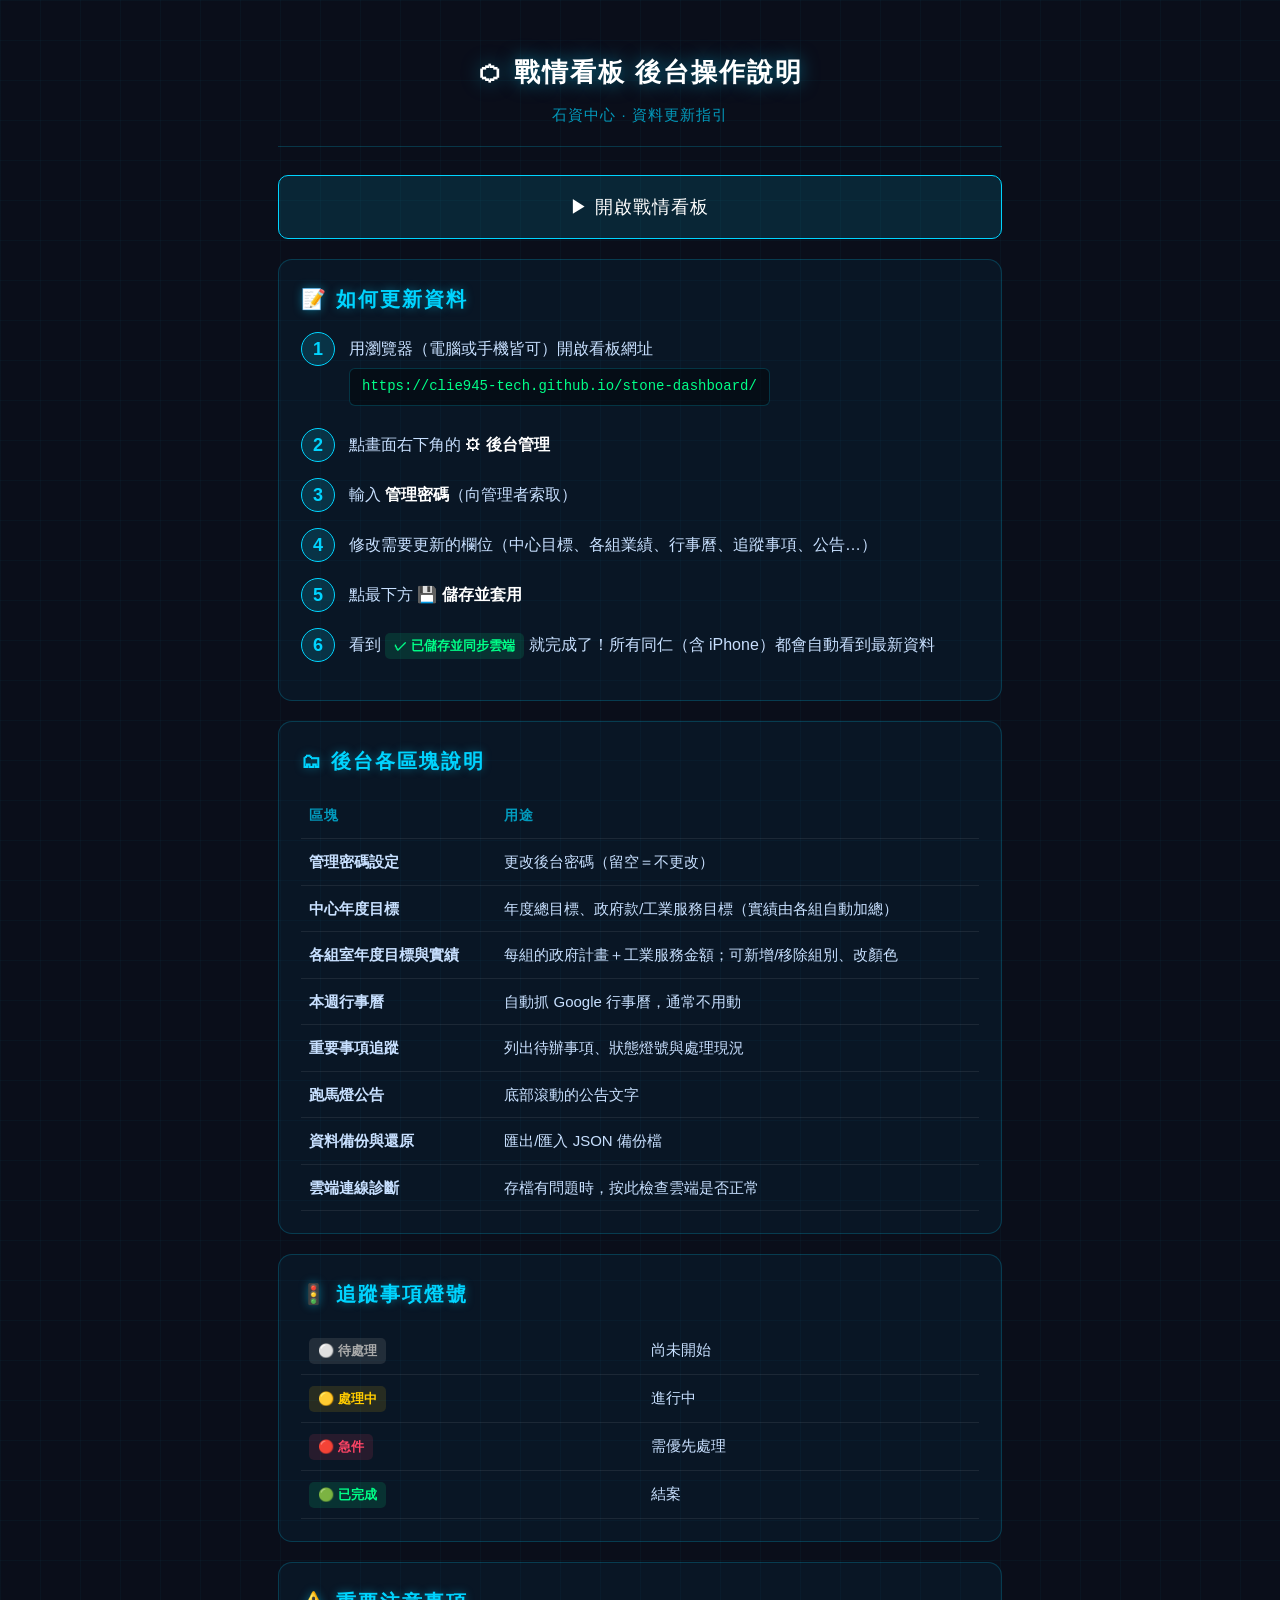
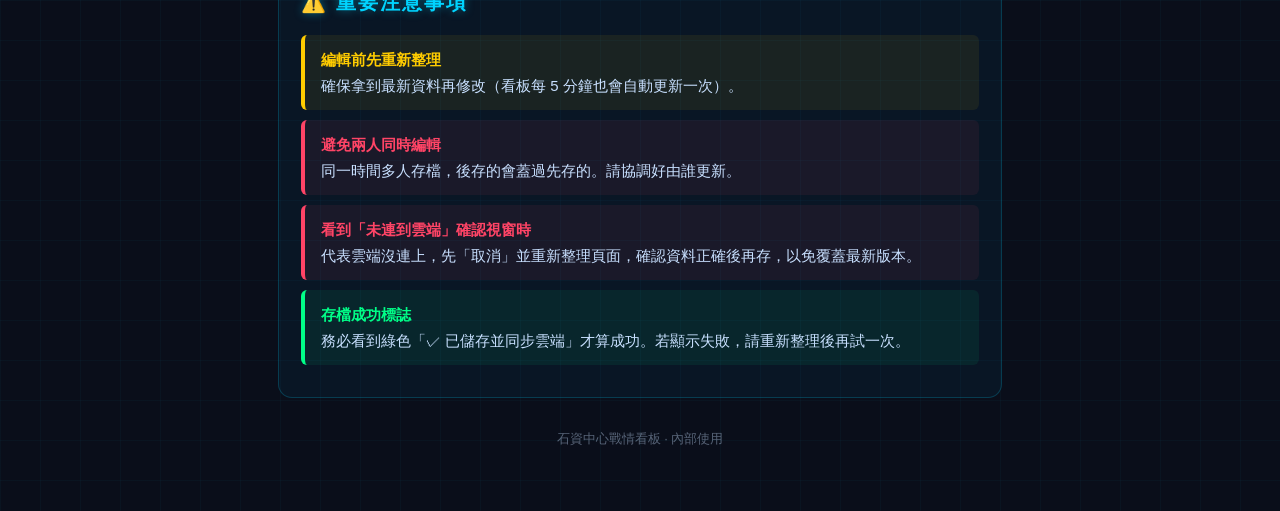
<file: guide.html>
<!DOCTYPE html>
<html lang="zh-TW">
<head>
<meta charset="UTF-8">
<meta name="viewport" content="width=device-width, initial-scale=1.0">
<title>石資中心戰情看板 — 後台操作說明</title>
<style>
:root{
  --bg:#0a0e1a;--cyan:#00d4ff;--green:#00ff88;--yellow:#ffcc00;--red:#ff4466;
  --text:#c8e0ff;--border:rgba(0,212,255,0.2);
}
*{margin:0;padding:0;box-sizing:border-box;}
body{background:var(--bg);color:var(--text);font-family:'Segoe UI','Microsoft JhengHei',sans-serif;line-height:1.7;
  background-image:linear-gradient(rgba(0,212,255,.03) 1px,transparent 1px),linear-gradient(90deg,rgba(0,212,255,.03) 1px,transparent 1px);
  background-size:40px 40px;min-height:100vh;}
.wrap{max-width:760px;margin:0 auto;padding:24px 18px 60px;}
header{text-align:center;padding:26px 0 18px;border-bottom:1px solid var(--border);margin-bottom:28px;}
h1{font-size:26px;color:#fff;letter-spacing:2px;text-shadow:0 0 18px rgba(0,212,255,.5);}
.sub{font-size:15px;color:var(--cyan);opacity:.7;margin-top:8px;letter-spacing:1px;}
.card{background:rgba(0,180,255,.05);border:1px solid var(--border);border-radius:14px;padding:22px;margin-bottom:20px;}
.card-ttl{font-size:20px;color:var(--cyan);font-weight:700;letter-spacing:2px;margin-bottom:16px;display:flex;align-items:center;gap:10px;text-shadow:0 0 10px rgba(0,212,255,.4);}
.step{display:flex;gap:14px;margin-bottom:16px;align-items:flex-start;}
.num{flex-shrink:0;width:34px;height:34px;border-radius:50%;background:rgba(0,212,255,.15);border:1px solid var(--cyan);
  color:var(--cyan);font-weight:800;font-size:18px;display:flex;align-items:center;justify-content:center;}
.step-body{flex:1;padding-top:3px;}
.step-body b{color:#fff;}
.url{display:inline-block;background:rgba(0,0,0,.4);border:1px solid var(--border);border-radius:6px;
  padding:6px 12px;font-family:monospace;font-size:14px;color:var(--green);word-break:break-all;margin:6px 0;}
.tip{background:rgba(255,204,0,.07);border-left:4px solid var(--yellow);border-radius:6px;padding:12px 16px;margin:10px 0;font-size:15px;}
.tip b{color:var(--yellow);}
.warn{background:rgba(255,68,102,.07);border-left:4px solid var(--red);}
.warn b{color:var(--red);}
.ok{background:rgba(0,255,136,.07);border-left:4px solid var(--green);}
.ok b{color:var(--green);}
table{width:100%;border-collapse:collapse;margin-top:8px;}
th,td{text-align:left;padding:10px 8px;border-bottom:1px solid rgba(255,255,255,.08);font-size:15px;vertical-align:top;}
th{color:var(--cyan);opacity:.7;font-size:14px;letter-spacing:1px;}
.tag{display:inline-block;padding:2px 9px;border-radius:5px;font-size:13px;font-weight:600;}
.t-g{background:rgba(0,255,136,.12);color:var(--green);}
.t-y{background:rgba(255,204,0,.12);color:var(--yellow);}
.t-r{background:rgba(255,68,102,.12);color:var(--red);}
.t-c{background:rgba(0,212,255,.12);color:var(--cyan);}
.big-btn{display:block;text-align:center;background:rgba(0,212,255,.12);border:1px solid var(--cyan);border-radius:10px;
  padding:16px;color:#fff;text-decoration:none;font-size:18px;letter-spacing:1px;margin:20px 0;transition:all .2s;}
.big-btn:hover{background:rgba(0,212,255,.22);box-shadow:0 0 20px rgba(0,212,255,.25);}
.foot{text-align:center;font-size:13px;opacity:.4;margin-top:30px;}
</style>
</head>
<body>
<div class="wrap">
  <header>
    <h1>⬡ 戰情看板 後台操作說明</h1>
    <div class="sub">石資中心 · 資料更新指引</div>
  </header>

  <a class="big-btn" href="./">▶ 開啟戰情看板</a>

  <!-- 如何更新 -->
  <div class="card">
    <div class="card-ttl">📝 如何更新資料</div>
    <div class="step"><div class="num">1</div><div class="step-body">用瀏覽器（電腦或手機皆可）開啟看板網址<div class="url">https://clie945-tech.github.io/stone-dashboard/</div></div></div>
    <div class="step"><div class="num">2</div><div class="step-body">點畫面右下角的 <b>⚙ 後台管理</b></div></div>
    <div class="step"><div class="num">3</div><div class="step-body">輸入 <b>管理密碼</b>（向管理者索取）</div></div>
    <div class="step"><div class="num">4</div><div class="step-body">修改需要更新的欄位（中心目標、各組業績、行事曆、追蹤事項、公告…）</div></div>
    <div class="step"><div class="num">5</div><div class="step-body">點最下方 <b>💾 儲存並套用</b></div></div>
    <div class="step"><div class="num">6</div><div class="step-body">看到 <span class="tag t-g">✓ 已儲存並同步雲端</span> 就完成了！所有同仁（含 iPhone）都會自動看到最新資料</div></div>
  </div>

  <!-- 各區塊 -->
  <div class="card">
    <div class="card-ttl">🗂 後台各區塊說明</div>
    <table>
      <tr><th>區塊</th><th>用途</th></tr>
      <tr><td><b>管理密碼設定</b></td><td>更改後台密碼（留空＝不更改）</td></tr>
      <tr><td><b>中心年度目標</b></td><td>年度總目標、政府款/工業服務目標（實績由各組自動加總）</td></tr>
      <tr><td><b>各組室年度目標與實績</b></td><td>每組的政府計畫＋工業服務金額；可新增/移除組別、改顏色</td></tr>
      <tr><td><b>本週行事曆</b></td><td>自動抓 Google 行事曆，通常不用動</td></tr>
      <tr><td><b>重要事項追蹤</b></td><td>列出待辦事項、狀態燈號與處理現況</td></tr>
      <tr><td><b>跑馬燈公告</b></td><td>底部滾動的公告文字</td></tr>
      <tr><td><b>資料備份與還原</b></td><td>匯出/匯入 JSON 備份檔</td></tr>
      <tr><td><b>雲端連線診斷</b></td><td>存檔有問題時，按此檢查雲端是否正常</td></tr>
    </table>
  </div>

  <!-- 追蹤燈號 -->
  <div class="card">
    <div class="card-ttl">🚦 追蹤事項燈號</div>
    <table>
      <tr><td><span class="tag" style="background:rgba(136,136,136,.2);color:#aaa">⚪ 待處理</span></td><td>尚未開始</td></tr>
      <tr><td><span class="tag t-y">🟡 處理中</span></td><td>進行中</td></tr>
      <tr><td><span class="tag t-r">🔴 急件</span></td><td>需優先處理</td></tr>
      <tr><td><span class="tag t-g">🟢 已完成</span></td><td>結案</td></tr>
    </table>
  </div>

  <!-- 注意事項 -->
  <div class="card">
    <div class="card-ttl">⚠️ 重要注意事項</div>
    <div class="tip"><b>編輯前先重新整理</b><br>確保拿到最新資料再修改（看板每 5 分鐘也會自動更新一次）。</div>
    <div class="tip warn"><b>避免兩人同時編輯</b><br>同一時間多人存檔，後存的會蓋過先存的。請協調好由誰更新。</div>
    <div class="tip warn"><b>看到「未連到雲端」確認視窗時</b><br>代表雲端沒連上，先「取消」並重新整理頁面，確認資料正確後再存，以免覆蓋最新版本。</div>
    <div class="tip ok"><b>存檔成功標誌</b><br>務必看到綠色「✓ 已儲存並同步雲端」才算成功。若顯示失敗，請重新整理後再試一次。</div>
  </div>

  <div class="foot">石資中心戰情看板 · 內部使用</div>
</div>
</body>
</html>
</file>
